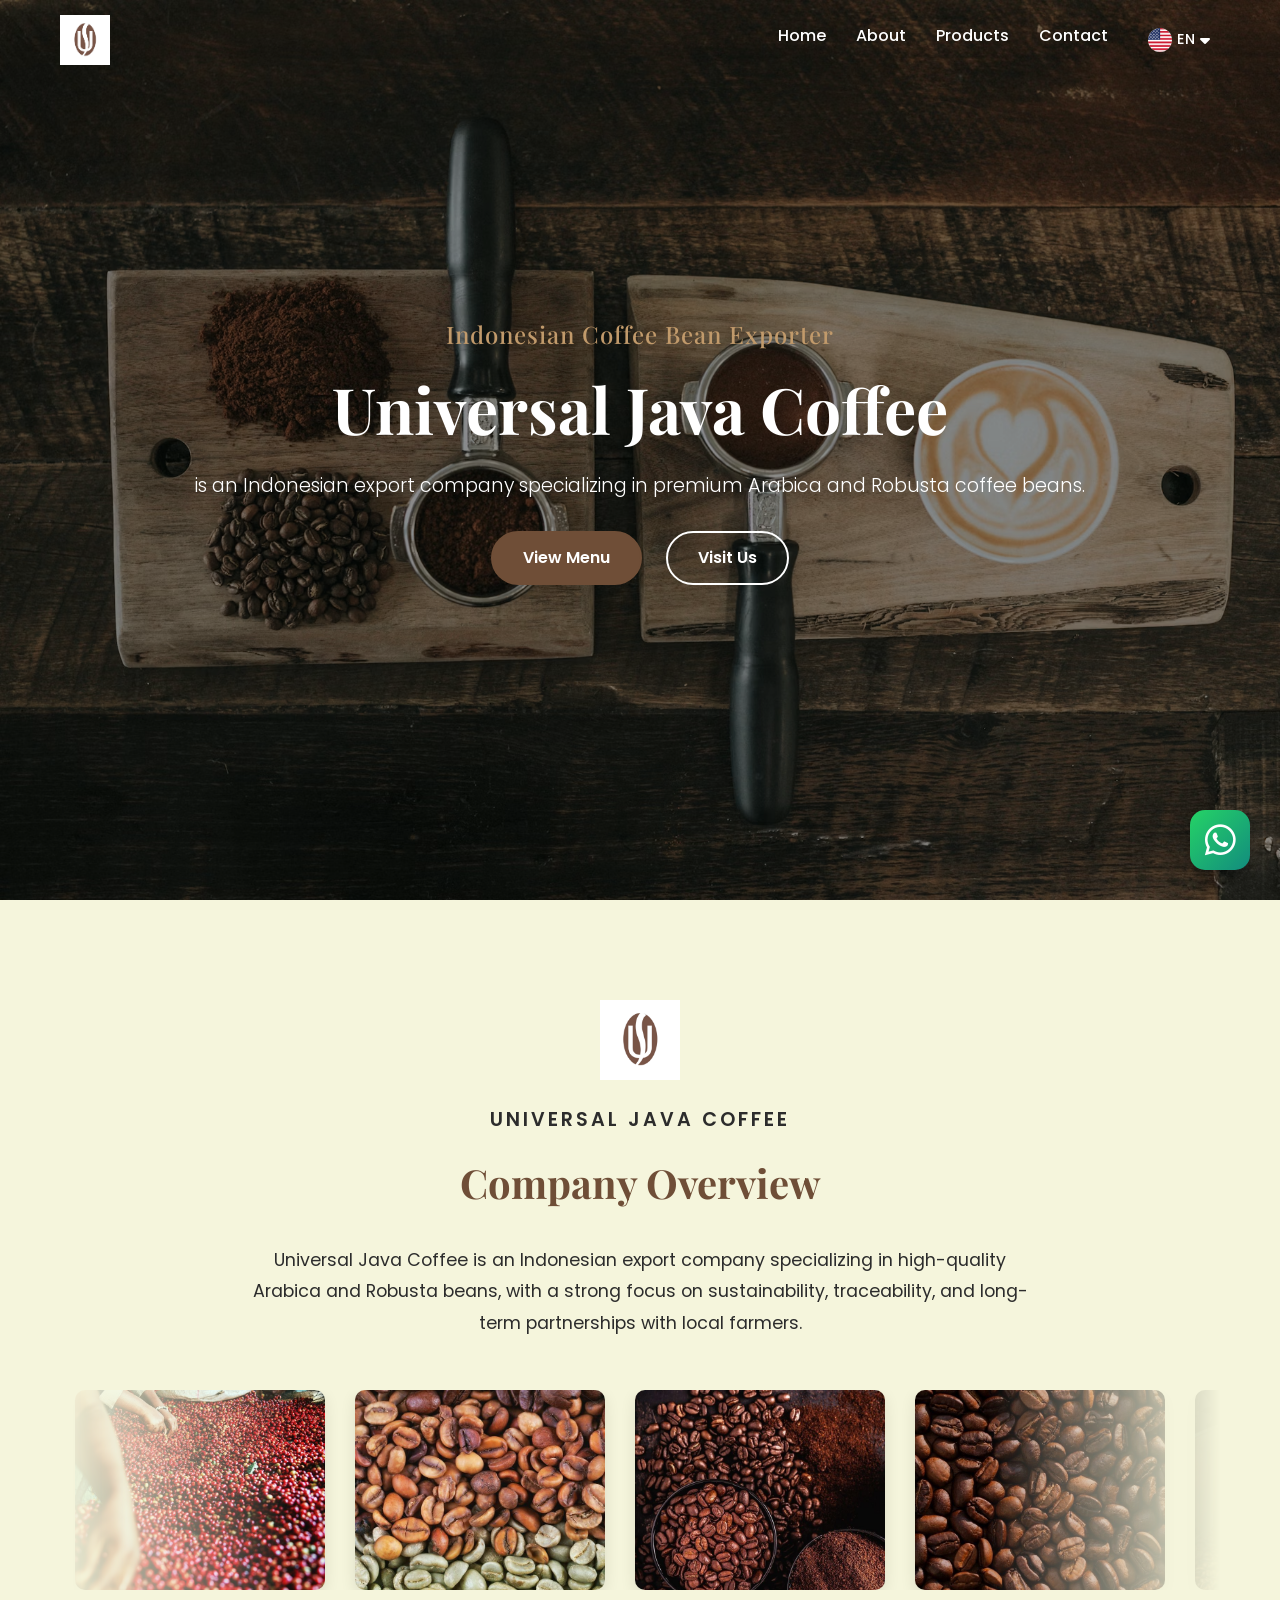
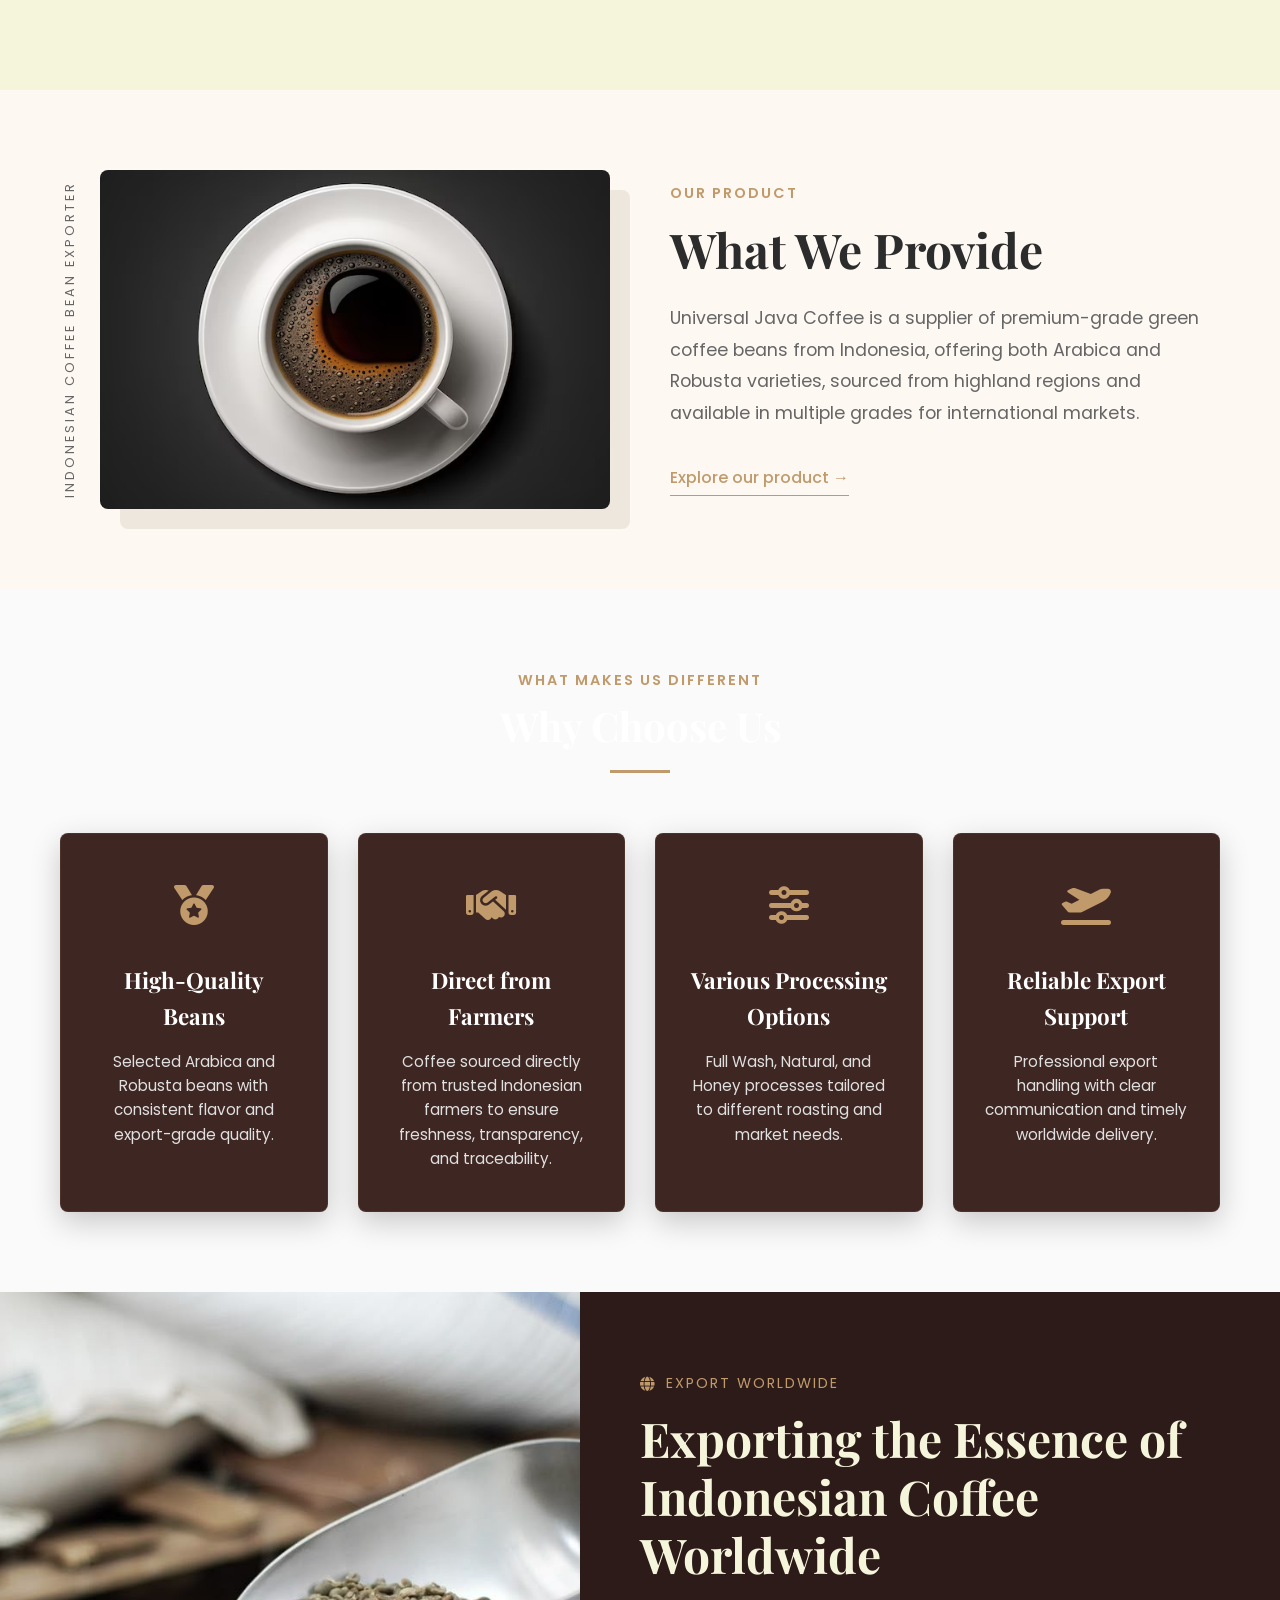
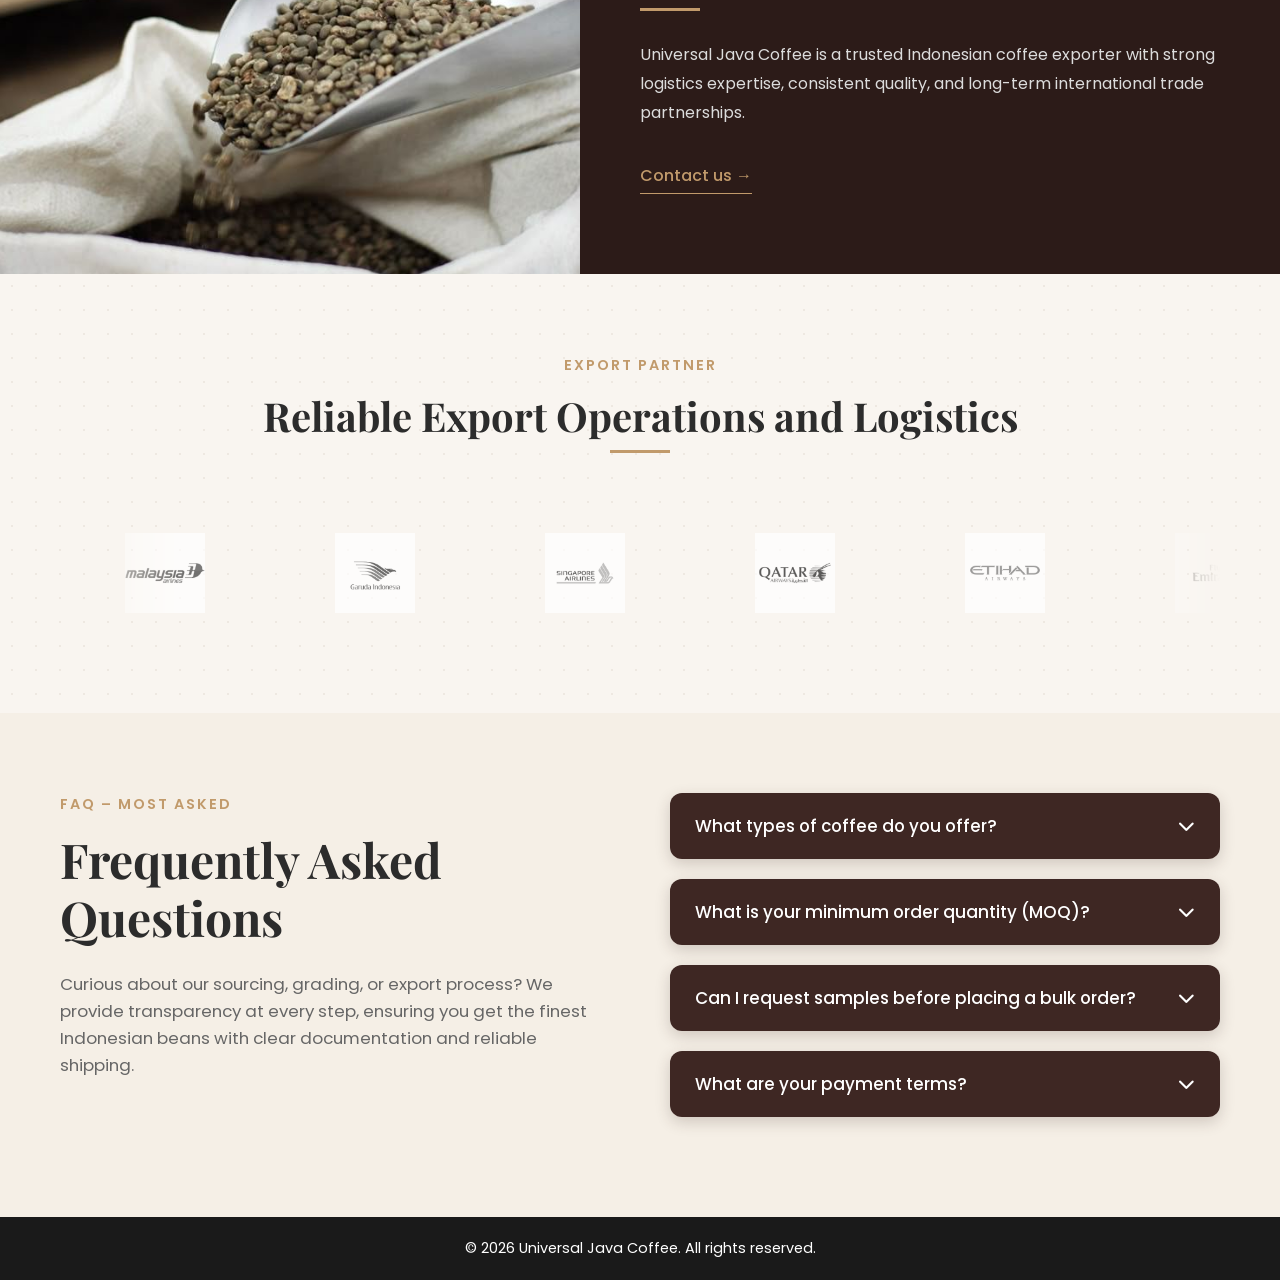
<file: index.html>
<!DOCTYPE html>
<html lang="en">
<head>
    <meta charset="UTF-8">
    <meta name="viewport" content="width=device-width, initial-scale=1.0">
    <title>Universal Java Coffee | Premium Indonesian Coffee Exporter</title>
    <meta name="description" content="Universal Java Coffee is a trusted Indonesian exporter of premium Arabica and Robusta coffee beans. Sustainable sourcing directly from farmers to the world.">
    <meta name="keywords" content="Indonesian coffee, coffee exporter, green coffee beans, Arabica, Robusta, Gayo coffee, Toraja coffee, wholesale coffee">
    <meta name="author" content="Universal Java Coffee">
    <meta name="robots" content="index, follow">
    
    <!-- Open Graph / Facebook -->
    <meta property="og:type" content="website">
    <meta property="og:url" content="https://www.universaljavacoffee.com/">
    <meta property="og:title" content="Universal Java Coffee | Premium Indonesian Coffee Exporter">
    <meta property="og:description" content="Specializing in premium Arabica and Robusta coffee beans. Sourced from the Indonesian archipelago.">
    <meta property="og:image" content="img/overview 7.jpeg">

    <!-- Twitter -->
    <meta property="twitter:card" content="summary_large_image">
    <meta property="twitter:url" content="https://www.universaljavacoffee.com/">
    <meta property="twitter:title" content="Universal Java Coffee | Premium Indonesian Coffee Exporter">
    <meta property="twitter:description" content="Specializing in premium Arabica and Robusta coffee beans. Sourced from the Indonesian archipelago.">
    <meta property="twitter:image" content="img/overview 7.jpeg">

    <link rel="canonical" href="https://www.universaljavacoffee.com/">
    <link rel="icon" href="img/logo.png">
    
    <!-- Google Fonts -->
    <link rel="preconnect" href="https://fonts.googleapis.com">
    <link rel="preconnect" href="https://fonts.gstatic.com" crossorigin>
    <link href="https://fonts.googleapis.com/css2?family=Playfair+Display:wght@400;700&family=Poppins:wght@300;400;500;600&display=swap" rel="stylesheet">
    
    <!-- Font Awesome -->
    <link rel="stylesheet" href="https://cdnjs.cloudflare.com/ajax/libs/font-awesome/6.4.0/css/all.min.css">
    
    <!-- Custom CSS -->
    <link rel="stylesheet" href="style.css">

    <!-- Structured Data (JSON-LD) -->
    <script type="application/ld+json">
    {
      "@context": "https://schema.org",
      "@type": "Organization",
      "name": "Universal Java Coffee",
      "url": "https://www.universaljavacoffee.com",
      "logo": "https://www.universaljavacoffee.com/img/logo.png",
      "description": "Indonesian export company specializing in premium Arabica and Robusta coffee beans.",
      "contactPoint": {
        "@type": "ContactPoint",
        "telephone": "+62-895-6134-54351",
        "contactType": "sales"
      }
    }
    </script>
</head>
<body>

    <!-- Navigation -->
    <nav class="navbar">
        <div class="container nav-container">
            <a href="index.html" class="logo"><img src="img/logo.png" alt="Universal Java Coffee"></a>
            <div class="menu-toggle" id="mobile-menu">
                <span class="bar"></span>
                <span class="bar"></span>
                <span class="bar"></span>
            </div>
            <ul class="nav-menu">
                <li><a href="index.html" class="nav-link" data-i18n="nav_home">Home</a></li>
                <li><a href="about.html" class="nav-link" data-i18n="nav_about">About</a></li>
                <li><a href="products.html" class="nav-link" data-i18n="nav_products">Products</a></li>
                <li><a href="contact.html" class="nav-link" data-i18n="nav_contact">Contact</a></li>
                <li class="lang-dropdown-container">
                    <div class="current-lang-display">
                        <img src="img/usa.png" id="current-lang-flag" alt="Language">
                        <span id="current-lang-text">EN</span>
                        <i class="fa-solid fa-caret-down"></i>
                    </div>
                    <div class="lang-dropdown">
                        <div class="lang-option" onclick="changeLanguage('en')"><img src="img/usa.png"> EN</div>
                        <div class="lang-option" onclick="changeLanguage('id')"><img src="img/indonesia.png"> ID</div>
                        <div class="lang-option" onclick="changeLanguage('zh')"><img src="img/china.png"> CN</div>
                        <div class="lang-option" onclick="changeLanguage('ar')"><img src="img/arab.png"> AR</div>
                    </div>
                </li>
            </ul>
        </div>
    </nav>

    <!-- Hero Section -->
    <section id="home" class="hero">
        <div class="hero-slider">
            <!-- Slides will be handled by JS, but here are the images -->
            <div class="slide active" style="background-image: url('img/background1.avif');"></div>
            <div class="slide" style="background-image: url('img/background2.avif');"></div>
            <div class="slide" style="background-image: url('img/background3.avif');"></div>
        </div>
        <div class="hero-overlay"></div>
        <div class="hero-content container">
            <h3 class="animate-text" data-i18n="hero_pretitle">Indonesian Coffee Bean Exporter</h3>
            <h1 class="animate-text delay-1" data-i18n="hero_title">Universal Java Coffee</h1>
            <p class="animate-text delay-2" data-i18n="hero_subtitle">We are an Indonesian export company specializing in premium Arabica and Robusta coffee beans.</p>
            <div class="cta-group animate-text delay-4">
                <a href="products.html" class="btn btn-primary" data-i18n="btn_menu">View Menu</a>
                <a href="contact.html" class="btn btn-outline" data-i18n="btn_visit">Visit Us</a>
            </div>
        </div>
    </section>

    <!-- Company Overview Section -->
    <section id="company-overview">
        <div class="container">
            <div class="overview-content">
                <img src="img/logo.png" alt="Universal Java Coffee" class="overview-logo">
                <h2 class="overview-brand">Universal Java Coffee</h2>
                <h3 class="overview-title" data-i18n="hero_overview_title">Company Overview</h3>
                <p class="company-description" data-i18n="hero_desc">
                    Universal Java Coffee is an Indonesian export company specializing in high-quality Arabica and Robusta beans, with a strong focus on sustainability, traceability, and long-term partnerships with local farmers.
                </p>
            </div>
            
            <div class="photo-slider">
                <div class="slider-track">
                    <div class="slide-img"><img src="img/overview 1.jpeg"></div>
                    <div class="slide-img"><img src="img/overview 2.jpeg"></div>
                    <div class="slide-img"><img src="img/overview 3.jpeg"></div>
                    <div class="slide-img"><img src="img/overview 4.jpeg"></div>
                    <div class="slide-img"><img src="img/overview 5.jpeg"></div>
                    <div class="slide-img"><img src="img/overview 6.jpeg"></div>
                    <div class="slide-img"><img src="img/overview 7.jpeg"></div>
                    <!-- Duplicates for infinite scroll -->
                    <div class="slide-img"><img src="img/overview 1.jpeg"></div>
                    <div class="slide-img"><img src="img/overview 2.jpeg"></div>
                    <div class="slide-img"><img src="img/overview 3.jpeg"></div>
                    <div class="slide-img"><img src="img/overview 4.jpeg"></div>
                    <div class="slide-img"><img src="img/overview 5.jpeg"></div>
                    <div class="slide-img"><img src="img/overview 6.jpeg"></div>
                    <div class="slide-img"><img src="img/overview 7.jpeg"></div>
                </div>
            </div>
        </div>
    </section>

    <!-- Our Product Section -->
    <section id="our-product" class="section-padding">
        <div class="container product-overview-container">
            <div class="product-visual scroll-reveal">
                <div class="vertical-text" data-i18n="provide_vertical">INDONESIAN COFFEE BEAN EXPORTER</div>
                <div class="image-wrapper">
                    <img src="img/blend coffee.avif" alt="Premium Coffee Beans and Cup">
                </div>
            </div>
            <div class="product-content scroll-reveal">
                <h4 class="section-subtitle" data-i18n="prod_subtitle">OUR PRODUCT</h4>
                <h2 class="section-title" data-i18n="provide_title">What We Provide</h2>
                <p class="product-desc" data-i18n="provide_desc">Universal Java Coffee is a supplier of premium-grade green coffee beans from Indonesia, offering both Arabica and Robusta varieties, sourced from highland regions and available in multiple grades for international markets.</p>
                <a href="products.html" class="btn-explore" data-i18n="btn_explore">Explore our product &rarr;</a>
            </div>
        </div>
    </section>

    <!-- Why Choose Us Section -->
    <section id="why-choose-us" class="section-padding">
        <div class="container">
            <div class="section-header center-header scroll-reveal">
                <h4 class="section-subtitle" data-i18n="diff_subtitle">WHAT MAKES US DIFFERENT</h4>
                <h2 class="section-title" data-i18n="diff_title">Why Choose Us</h2>
                <div class="line"></div>
            </div>
            <div class="features-grid">
                <div class="feature-card scroll-reveal">
                    <div class="feature-icon"><i class="fa-solid fa-medal"></i></div>
                    <h3 data-i18n="diff_1_title">High-Quality Beans</h3>
                    <p data-i18n="diff_1_desc">Selected Arabica and Robusta beans with consistent flavor and export-grade quality.</p>
                </div>
                <div class="feature-card scroll-reveal">
                    <div class="feature-icon"><i class="fa-solid fa-handshake"></i></div>
                    <h3 data-i18n="diff_2_title">Direct from Farmers</h3>
                    <p data-i18n="diff_2_desc">Coffee sourced directly from trusted Indonesian farmers to ensure freshness, transparency, and traceability.</p>
                </div>
                <div class="feature-card scroll-reveal">
                    <div class="feature-icon"><i class="fa-solid fa-sliders"></i></div>
                    <h3 data-i18n="diff_3_title">Various Processing Options</h3>
                    <p data-i18n="diff_3_desc">Full Wash, Natural, and Honey processes tailored to different roasting and market needs.</p>
                </div>
                <div class="feature-card scroll-reveal">
                    <div class="feature-icon"><i class="fa-solid fa-plane-departure"></i></div>
                    <h3 data-i18n="diff_4_title">Reliable Export Support</h3>
                    <p data-i18n="diff_4_desc">Professional export handling with clear communication and timely worldwide delivery.</p>
                </div>
            </div>
        </div>
    </section>

    <!-- Export Worldwide Section -->
    <section id="export-worldwide">
        <div class="export-visual">
            <div class="export-slider">
                <div class="export-slide active" style="background-image: url('img/overview 7.jpeg');"></div>
                <div class="export-slide" style="background-image: url('img/overview 3.jpeg');"></div>
                <div class="export-slide" style="background-image: url('img/overview 5.jpeg');"></div>
            </div>
        </div>
        <div class="export-content">
            <div class="content-wrapper scroll-reveal">
                <div class="label-group">
                    <i class="fa-solid fa-globe"></i>
                    <span class="section-label" data-i18n="export_label">EXPORT WORLDWIDE</span>
                </div>
                <h2 class="section-title" data-i18n="export_title">Exporting the Essence of Indonesian Coffee Worldwide</h2>
                <div class="line align-left"></div>
                <p class="section-desc" data-i18n="export_desc">Universal Java Coffee is a trusted Indonesian coffee exporter with strong logistics expertise, consistent quality, and long-term international trade partnerships.</p>
                <a href="contact.html" class="btn-explore light-btn" data-i18n="btn_contact">Contact us &rarr;</a>
            </div>
        </div>
    </section>

    <!-- Export Partners Section -->
    <section id="export-partners" class="section-padding">
        <div class="container">
            <div class="section-header center-header scroll-reveal">
                <h4 class="section-subtitle" data-i18n="partner_subtitle">EXPORT PARTNER</h4>
                <h2 class="section-title" data-i18n="partner_title">Reliable Export Operations and Logistics</h2>
                <div class="line"></div>
            </div>
            
            <div class="partner-slider-container scroll-reveal">
                <div class="partner-track">
                    <!-- Original Set -->
                    <div class="partner-logo"><img src="img/export1.png" alt="Malaysia Airlines"></div>
                    <div class="partner-logo"><img src="img/export2.png" alt="Garuda Indonesia"></div>
                    <div class="partner-logo"><img src="img/export3.png" alt="Singapore Airlines"></div>
                    <div class="partner-logo"><img src="img/export4.png" alt="Qatar Airways"></div>
                    <div class="partner-logo"><img src="img/export5.png" alt="Etihad Airways"></div>
                    <div class="partner-logo"><img src="img/export6.png" alt="Emirates"></div>
                    <div class="partner-logo"><img src="img/export7.png" alt="Turkish Airlines"></div>
                    <div class="partner-logo"><img src="img/export8.png" alt="COSCO Shipping"></div>
                    <div class="partner-logo"><img src="img/export9.png" alt="Evergreen"></div>
                    <div class="partner-logo"><img src="img/export10.png" alt="TEMAS Line"></div>
                    <div class="partner-logo"><img src="img/export11.png" alt="Maersk"></div>
                    <div class="partner-logo"><img src="img/export12.png" alt="MSC"></div>
                    <div class="partner-logo"><img src="img/export13.png" alt="Hapag-Lloyd"></div>
                    <div class="partner-logo"><img src="img/export14.png" alt="DHL"></div>
                    <div class="partner-logo"><img src="img/export15.png" alt="Komite Akreditasi Nasional"></div>
                    <div class="partner-logo"><img src="img/export16.png" alt="Sucofindo"></div>
                    <div class="partner-logo"><img src="img/export17.png" alt="Beckjorindo Paryaweksana"></div>
                    
                    <!-- Duplicate Set for Infinite Loop -->
                    <div class="partner-logo"><img src="img/export1.png" alt="Malaysia Airlines"></div>
                    <div class="partner-logo"><img src="img/export2.png" alt="Garuda Indonesia"></div>
                    <div class="partner-logo"><img src="img/export3.png" alt="Singapore Airlines"></div>
                    <div class="partner-logo"><img src="img/export4.png" alt="Qatar Airways"></div>
                    <div class="partner-logo"><img src="img/export5.png" alt="Etihad Airways"></div>
                    <div class="partner-logo"><img src="img/export6.png" alt="Emirates"></div>
                    <div class="partner-logo"><img src="img/export7.png" alt="Turkish Airlines"></div>
                    <div class="partner-logo"><img src="img/export8.png" alt="COSCO Shipping"></div>
                    <div class="partner-logo"><img src="img/export9.png" alt="Evergreen"></div>
                    <div class="partner-logo"><img src="img/export10.png" alt="TEMAS Line"></div>
                    <div class="partner-logo"><img src="img/export11.png" alt="Maersk"></div>
                    <div class="partner-logo"><img src="img/export12.png" alt="MSC"></div>
                    <div class="partner-logo"><img src="img/export13.png" alt="Hapag-Lloyd"></div>
                    <div class="partner-logo"><img src="img/export14.png" alt="DHL"></div>
                    <div class="partner-logo"><img src="img/export15.png" alt="Komite Akreditasi Nasional"></div>
                    <div class="partner-logo"><img src="img/export16.png" alt="Sucofindo"></div>
                    <div class="partner-logo"><img src="img/export17.png" alt="Beckjorindo Paryaweksana"></div>
                </div>
            </div>
        </div>
    </section>

    <!-- FAQ Section -->
    <section id="faq" class="section-padding bg-warm">
        <div class="container faq-container">
            <div class="faq-content scroll-reveal">
                <h4 class="section-subtitle" data-i18n="faq_subtitle">FAQ – MOST ASKED</h4>
                <h2 class="section-title" data-i18n="faq_title">Frequently Asked Questions</h2>
                <p class="faq-desc" data-i18n="faq_desc">
                    Curious about our sourcing, grading, or export process? We provide transparency at every step, ensuring you get the finest Indonesian beans with clear documentation and reliable shipping.
                </p>
            </div>
            
            <div class="faq-accordion scroll-reveal">
                <div class="faq-item">
                    <button class="faq-question">
                        <span data-i18n="faq_q1">What types of coffee do you offer?</span>
                        <i class="fa-solid fa-chevron-down"></i>
                    </button>
                    <div class="faq-answer">
                        <p data-i18n="faq_a1">We specialize in premium Indonesian Arabica (Gayo, Toraja, Kintamani) and Robusta beans. We supply them as Green Beans, Roasted Beans, or Ground Coffee, available in various grades including Specialty, Grade 1, and Commercial.</p>
                    </div>
                </div>
                <div class="faq-item">
                    <button class="faq-question">
                        <span data-i18n="faq_q2">What is your minimum order quantity (MOQ)?</span>
                        <i class="fa-solid fa-chevron-down"></i>
                    </button>
                    <div class="faq-answer">
                        <p data-i18n="faq_a2">For Green Coffee Beans, our standard MOQ is 1,000 kg (1 Metric Ton). For Roasted or Ground Coffee, we are flexible and can discuss smaller quantities for trial orders or specific market testing.</p>
                    </div>
                </div>
                <div class="faq-item">
                    <button class="faq-question">
                        <span data-i18n="faq_q3">Can I request samples before placing a bulk order?</span>
                        <i class="fa-solid fa-chevron-down"></i>
                    </button>
                    <div class="faq-answer">
                        <p data-i18n="faq_a3">Yes, absolutely. We strongly encourage cupping our beans. We provide samples (typically 200g-500g) for quality verification. While the samples are often free, shipping costs are usually covered by the client.</p>
                    </div>
                </div>
                <div class="faq-item">
                    <button class="faq-question">
                        <span data-i18n="faq_q4">What are your payment terms?</span>
                        <i class="fa-solid fa-chevron-down"></i>
                    </button>
                    <div class="faq-answer">
                        <p data-i18n="faq_a4">Our standard terms are T/T (Telegraphic Transfer) with a 50% down payment to start processing and the balance upon Bill of Lading issuance. For large volume contracts, we also accept Irrevocable L/C (Letter of Credit) at sight.</p>
                    </div>
                </div>
            </div>
        </div>
    </section>

    <!-- Footer -->
    <footer>
        <div class="container">
            <p data-i18n="footer_text">&copy; 2026 Universal Java Coffee. All rights reserved.</p>
        </div>
    </footer>

    <!-- Floating WhatsApp Button -->
    <a href="https://wa.me/+6281295298482" class="whatsapp-float" target="_blank">
        <i class="fa-brands fa-whatsapp"></i>
    </a>

    <script src="script.js"></script>

</body>
</html>
</file>
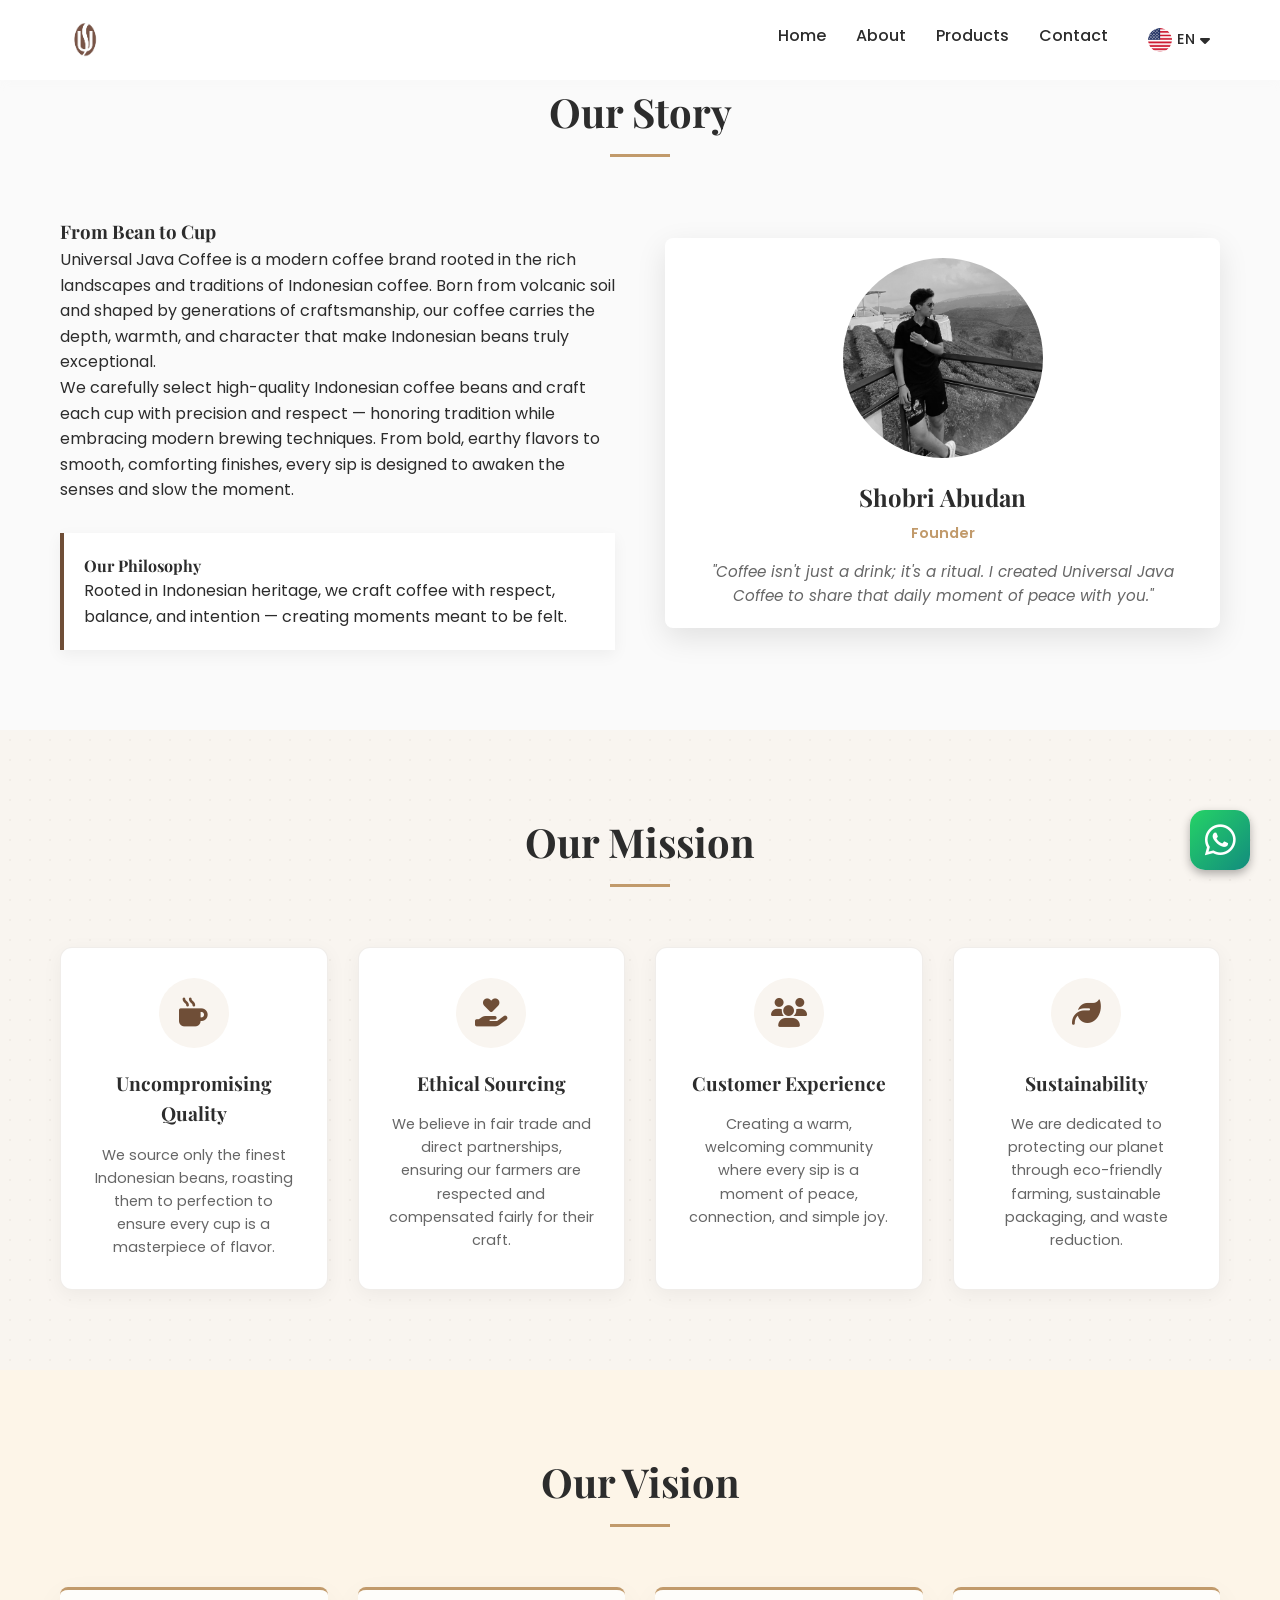
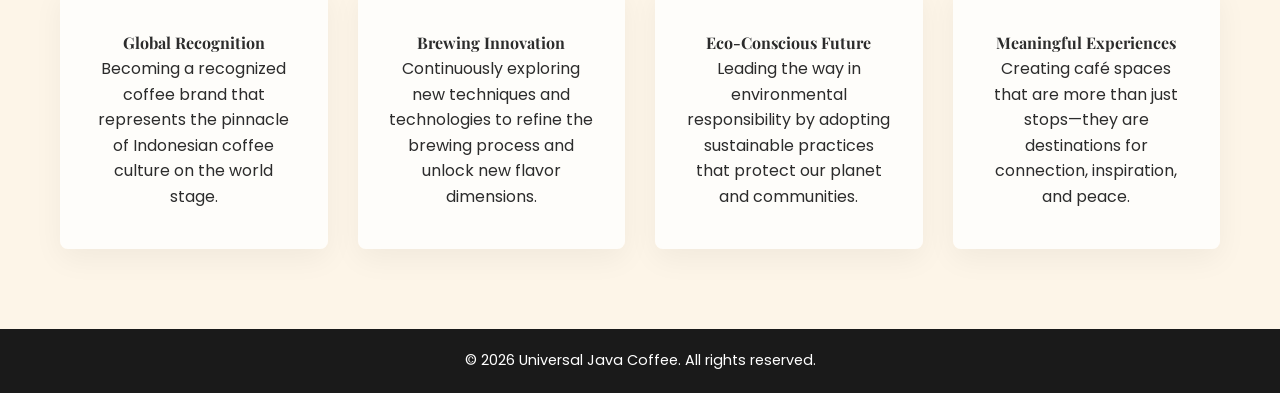
<file: about.html>
<!DOCTYPE html>
<html lang="en">
<head>
    <meta charset="UTF-8">
    <meta name="viewport" content="width=device-width, initial-scale=1.0">
    <title>About Us | Universal Java Coffee</title>
    <meta name="description" content="Learn about Universal Java Coffee's story, from volcanic soil to your cup. We are dedicated to ethical sourcing and preserving Indonesian coffee heritage.">
    <meta name="keywords" content="coffee history, ethical sourcing, fair trade coffee, Indonesian coffee culture">
    
    <!-- Open Graph -->
    <meta property="og:title" content="About Us | Universal Java Coffee">
    <meta property="og:description" content="Rooted in Indonesian heritage, we craft coffee with respect, balance, and intention.">
    <meta property="og:image" content="img/founder.jpg">
    
    <link rel="canonical" href="https://www.universaljavacoffee.com/about.html">
    <link rel="icon" href="img/logo.png">
    
    <!-- Google Fonts -->
    <link rel="preconnect" href="https://fonts.googleapis.com">
    <link rel="preconnect" href="https://fonts.gstatic.com" crossorigin>
    <link href="https://fonts.googleapis.com/css2?family=Playfair+Display:wght@400;700&family=Poppins:wght@300;400;500;600&display=swap" rel="stylesheet">
    
    <!-- Font Awesome -->
    <link rel="stylesheet" href="https://cdnjs.cloudflare.com/ajax/libs/font-awesome/6.4.0/css/all.min.css">
    
    <!-- Custom CSS -->
    <link rel="stylesheet" href="style.css">

    <script type="application/ld+json">
    {
      "@context": "https://schema.org",
      "@type": "AboutPage",
      "mainEntityOfPage": "https://www.universaljavacoffee.com/about.html",
      "headline": "Our Story: From Bean to Cup"
    }
    </script>
</head>
<body>

    <!-- Navigation -->
    <nav class="navbar">
        <div class="container nav-container">
            <a href="index.html" class="logo"><img src="img/logo.png" alt="Universal Java Coffee"></a>
            <div class="menu-toggle" id="mobile-menu">
                <span class="bar"></span>
                <span class="bar"></span>
                <span class="bar"></span>
            </div>
            <ul class="nav-menu">
                <li><a href="index.html" class="nav-link" data-i18n="nav_home">Home</a></li>
                <li><a href="about.html" class="nav-link" data-i18n="nav_about">About</a></li>
                <li><a href="products.html" class="nav-link" data-i18n="nav_products">Products</a></li>
                <li><a href="contact.html" class="nav-link" data-i18n="nav_contact">Contact</a></li>
                <li class="lang-dropdown-container">
                    <div class="current-lang-display">
                        <img src="img/usa.png" id="current-lang-flag" alt="Language">
                        <span id="current-lang-text">EN</span>
                        <i class="fa-solid fa-caret-down"></i>
                    </div>
                    <div class="lang-dropdown">
                        <div class="lang-option" onclick="changeLanguage('en')"><img src="img/usa.png"> EN</div>
                        <div class="lang-option" onclick="changeLanguage('id')"><img src="img/indonesia.png"> ID</div>
                        <div class="lang-option" onclick="changeLanguage('zh')"><img src="img/china.png"> CN</div>
                        <div class="lang-option" onclick="changeLanguage('ar')"><img src="img/arab.png"> AR</div>
                    </div>
                </li>
            </ul>
        </div>
    </nav>

    <!-- About Section -->
    <section id="about" class="section-padding">
        <div class="container">
            <div class="section-header scroll-reveal">
                <h2 data-i18n="about_story_title">Our Story</h2>
                <div class="line"></div>
            </div>
            
            <div class="about-grid">
                <div class="about-text scroll-reveal">
                    <h3 data-i18n="about_story_sub">From Bean to Cup</h3>
                    <p data-i18n="about_story_p1">Universal Java Coffee is a modern coffee brand rooted in the rich landscapes and traditions of Indonesian coffee. Born from volcanic soil and shaped by generations of craftsmanship, our coffee carries the depth, warmth, and character that make Indonesian beans truly exceptional.</p>
                    <p data-i18n="about_story_p2">We carefully select high-quality Indonesian coffee beans and craft each cup with precision and respect — honoring tradition while embracing modern brewing techniques. From bold, earthy flavors to smooth, comforting finishes, every sip is designed to awaken the senses and slow the moment.</p>                    
                    
                    <div class="philosophy">
                        <h4 data-i18n="about_phil_title">Our Philosophy</h4>
                        <p data-i18n="about_phil_desc">Rooted in Indonesian heritage, we craft coffee with respect, balance, and intention — creating moments meant to be felt.</p>
                    </div>
                </div>

                <!-- Founder Card -->
                <div class="founder-card scroll-reveal">
                    <div class="founder-img-wrapper">
                        <img src="img/owner.jpeg" alt="Founder" class="founder-img">
                    </div>
                    <div class="founder-info">
                        <h4>Shobri Abudan</h4>
                        <p class="role" data-i18n="founder_role">Founder</p>
                        <p class="bio" data-i18n="founder_quote">"Coffee isn't just a drink; it's a ritual. I created Universal Java Coffee to share that daily moment of peace with you."</p>
                    </div>
                </div>
            </div>
        </div>
    </section>

    <!-- Mission Section -->
    <section id="mission" class="section-padding mission-section">
        <div class="container">
            <div class="section-header scroll-reveal">
                <h2 data-i18n="mission_title">Our Mission</h2>
                <div class="line"></div>
            </div>
            
            <div class="mission-grid">
                <div class="mission-card scroll-reveal">
                    <div class="mission-icon"><i class="fa-solid fa-mug-hot"></i></div>
                    <h4 data-i18n="mis_1_title">Uncompromising Quality</h4>
                    <p data-i18n="mis_1_desc">We source only the finest Indonesian beans, roasting them to perfection to ensure every cup is a masterpiece of flavor.</p>
                </div>
                <div class="mission-card scroll-reveal">
                    <div class="mission-icon"><i class="fa-solid fa-hand-holding-heart"></i></div>
                    <h4 data-i18n="mis_2_title">Ethical Sourcing</h4>
                    <p data-i18n="mis_2_desc">We believe in fair trade and direct partnerships, ensuring our farmers are respected and compensated fairly for their craft.</p>
                </div>
                <div class="mission-card scroll-reveal">
                    <div class="mission-icon"><i class="fa-solid fa-users"></i></div>
                    <h4 data-i18n="mis_3_title">Customer Experience</h4>
                    <p data-i18n="mis_3_desc">Creating a warm, welcoming community where every sip is a moment of peace, connection, and simple joy.</p>
                </div>
                <div class="mission-card scroll-reveal">
                    <div class="mission-icon"><i class="fa-solid fa-leaf"></i></div>
                    <h4 data-i18n="mis_4_title">Sustainability</h4>
                    <p data-i18n="mis_4_desc">We are dedicated to protecting our planet through eco-friendly farming, sustainable packaging, and waste reduction.</p>
                </div>
            </div>
        </div>
    </section>

    <!-- Vision Section -->
    <section id="vision" class="section-padding vision-section">
        <div class="container">
            <div class="section-header scroll-reveal">
                <h2 data-i18n="vision_title">Our Vision</h2>
                <div class="line"></div>
            </div>
            
            <div class="vision-grid">
                <div class="vision-card scroll-reveal">
                    <h4 data-i18n="vis_1_title">Global Recognition</h4>
                    <p data-i18n="vis_1_desc">Becoming a recognized coffee brand that represents the pinnacle of Indonesian coffee culture on the world stage.</p>
                </div>
                <div class="vision-card scroll-reveal">
                    <h4 data-i18n="vis_2_title">Brewing Innovation</h4>
                    <p data-i18n="vis_2_desc">Continuously exploring new techniques and technologies to refine the brewing process and unlock new flavor dimensions.</p>
                </div>
                <div class="vision-card scroll-reveal">
                    <h4 data-i18n="vis_3_title">Eco-Conscious Future</h4>
                    <p data-i18n="vis_3_desc">Leading the way in environmental responsibility by adopting sustainable practices that protect our planet and communities.</p>
                </div>
                <div class="vision-card scroll-reveal">
                    <h4 data-i18n="vis_4_title">Meaningful Experiences</h4>
                    <p data-i18n="vis_4_desc">Creating café spaces that are more than just stops—they are destinations for connection, inspiration, and peace.</p>
                </div>
            </div>
        </div>
    </section>

    <!-- Footer -->
    <footer>
        <div class="container">
            <p data-i18n="footer_text">&copy; 2026 Universal Java Coffee. All rights reserved.</p>
        </div>
    </footer>

    <!-- Floating WhatsApp Button -->
    <a href="https://wa.me/+6281295298482" class="whatsapp-float" target="_blank">
        <i class="fa-brands fa-whatsapp"></i>
    </a>

    <script src="script.js"></script>

</body>
</html>
</file>
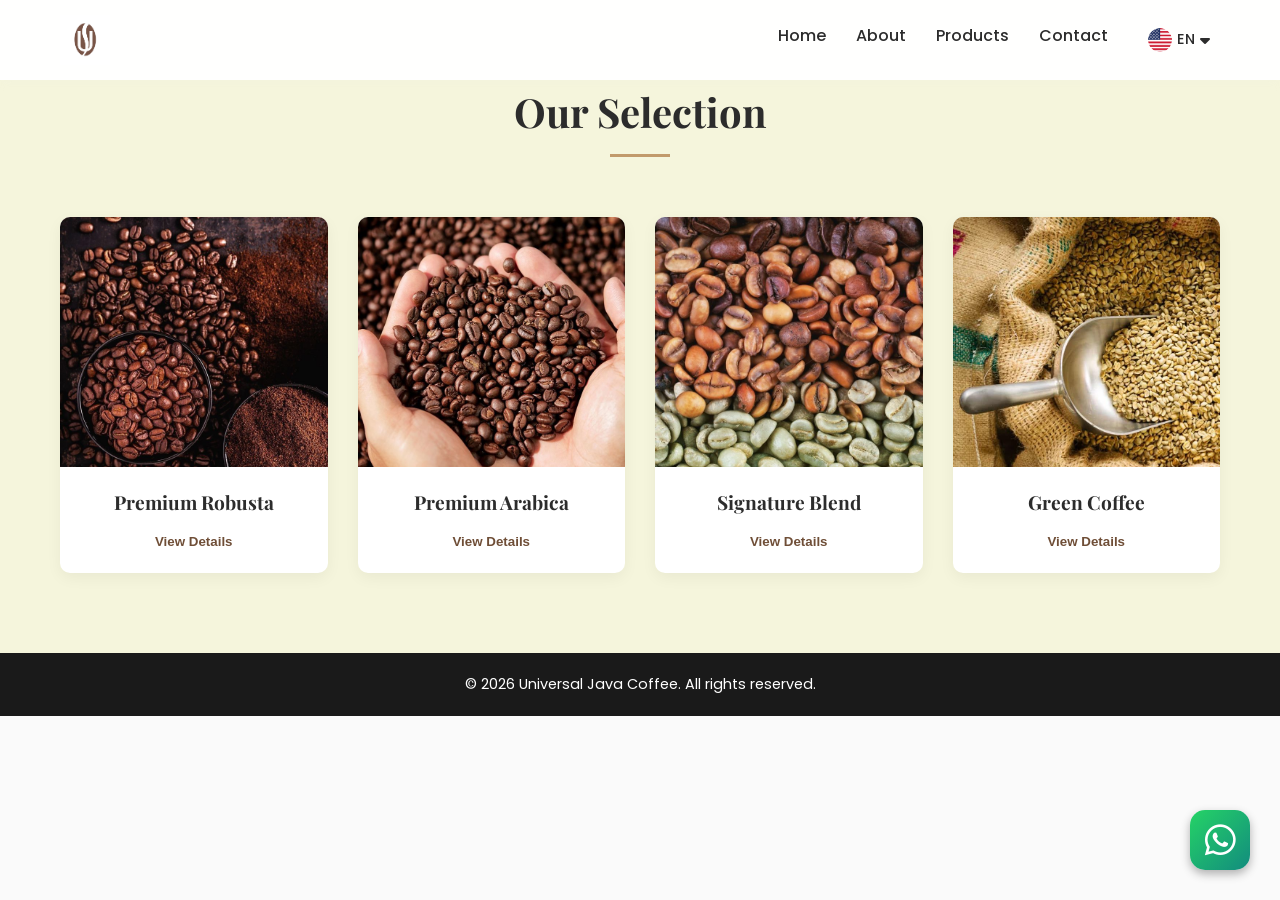
<file: products.html>
<!DOCTYPE html>
<html lang="en">
<head>
    <meta charset="UTF-8">
    <meta name="viewport" content="width=device-width, initial-scale=1.0">
    <title>Our Products | Universal Java Coffee</title>
    <meta name="description" content="Explore our selection of premium Indonesian coffee including Gayo Arabica, Toraja, Robusta, and Green Coffee Beans available for export.">
    <meta name="keywords" content="buy green coffee, roasted coffee beans, Gayo Arabica, Toraja coffee, Robusta beans">
    
    <!-- Open Graph -->
    <meta property="og:title" content="Our Products | Universal Java Coffee">
    <meta property="og:description" content="Premium Arabica and Robusta beans sourced from the best regions in Indonesia.">
    <meta property="og:image" content="img/blend coffee.avif">
    
    <link rel="canonical" href="https://www.universaljavacoffee.com/products.html">
    <link rel="icon" href="img/logo.png">
    
    <!-- Google Fonts -->
    <link rel="preconnect" href="https://fonts.googleapis.com">
    <link rel="preconnect" href="https://fonts.gstatic.com" crossorigin>
    <link href="https://fonts.googleapis.com/css2?family=Playfair+Display:wght@400;700&family=Poppins:wght@300;400;500;600&display=swap" rel="stylesheet">
    
    <!-- Font Awesome -->
    <link rel="stylesheet" href="https://cdnjs.cloudflare.com/ajax/libs/font-awesome/6.4.0/css/all.min.css">
    
    <!-- Custom CSS -->
    <link rel="stylesheet" href="style.css">

    <script type="application/ld+json">
    {
      "@context": "https://schema.org",
      "@type": "CollectionPage",
      "name": "Our Coffee Selection",
      "description": "Premium Indonesian Arabica and Robusta Coffee Beans"
    }
    </script>
</head>
<body>

    <!-- Navigation -->
    <nav class="navbar">
        <div class="container nav-container">
            <a href="index.html" class="logo"><img src="img/logo.png" alt="Universal Java Coffee"></a>
            <div class="menu-toggle" id="mobile-menu">
                <span class="bar"></span>
                <span class="bar"></span>
                <span class="bar"></span>
            </div>
            <ul class="nav-menu">
                <li><a href="index.html" class="nav-link" data-i18n="nav_home">Home</a></li>
                <li><a href="about.html" class="nav-link" data-i18n="nav_about">About</a></li>
                <li><a href="products.html" class="nav-link" data-i18n="nav_products">Products</a></li>
                <li><a href="contact.html" class="nav-link" data-i18n="nav_contact">Contact</a></li>
                <li class="lang-dropdown-container">
                    <div class="current-lang-display">
                        <img src="img/usa.png" id="current-lang-flag" alt="Language">
                        <span id="current-lang-text">EN</span>
                        <i class="fa-solid fa-caret-down"></i>
                    </div>
                    <div class="lang-dropdown">
                        <div class="lang-option" onclick="changeLanguage('en')"><img src="img/usa.png"> EN</div>
                        <div class="lang-option" onclick="changeLanguage('id')"><img src="img/indonesia.png"> ID</div>
                        <div class="lang-option" onclick="changeLanguage('zh')"><img src="img/china.png"> CN</div>
                        <div class="lang-option" onclick="changeLanguage('ar')"><img src="img/arab.png"> AR</div>
                    </div>
                </li>
            </ul>
        </div>
    </nav>

    <!-- Products Section -->
    <section id="products" class="section-padding bg-cream">
        <div class="container">
            <div class="section-header scroll-reveal">
                <h2 data-i18n="prod_selection">Our Selection</h2>
                <div class="line"></div>
            </div>

            <div class="products-grid">
                <!-- Product 1 -->
                <div class="product-card scroll-reveal" data-id="robusta">
                    <div class="card-img">
                        <img src="img/overview 3.jpeg" alt="Robusta">
                    </div>
                    <div class="card-body">
                        <h3 data-i18n="prod_robusta">Premium Robusta</h3>
                        <button class="btn-link view-details" data-i18n="btn_details">View Details</button>
                    </div>
                </div>

                <!-- Product 2 -->
                <div class="product-card scroll-reveal" data-id="arabica">
                    <div class="card-img">
                        <img src="img/overview8.jpeg" alt="Arabica Beans">
                    </div>
                    <div class="card-body">
                        <h3 data-i18n="prod_arabica">Premium Arabica</h3>
                        <button class="btn-link view-details" data-i18n="btn_details">View Details</button>
                    </div>
                </div>

                <!-- Product 3 -->
                <div class="product-card scroll-reveal" data-id="blend">
                    <div class="card-img">
                        <img src="img/overview 2.jpeg" alt="House Blend">
                    </div>
                    <div class="card-body">
                        <h3 data-i18n="prod_blend">Signature Blend</h3>
                        <button class="btn-link view-details" data-i18n="btn_details">View Details</button>
                    </div>
                </div>

                <!-- Product 4 -->
                <div class="product-card scroll-reveal" data-id="green">
                    <div class="card-img">
                        <img src="img/overview 6.jpeg" alt="Green Coffee">
                    </div>
                    <div class="card-body">
                        <h3 data-i18n="prod_green">Green Coffee</h3>
                        <button class="btn-link view-details" data-i18n="btn_details">View Details</button>
                    </div>
                </div>
            </div>
        </div>
    </section>

    <!-- Footer -->
    <footer>
        <div class="container">
            <p data-i18n="footer_text">&copy; 2026 Universal Java Coffee. All rights reserved.</p>
        </div>
    </footer>

    <!-- Floating WhatsApp Button -->
    <a href="https://wa.me/+6281295298482" class="whatsapp-float" target="_blank">
        <i class="fa-brands fa-whatsapp"></i>
    </a>

    <script src="script.js"></script>

</body>
</html>
</file>
<file: style.css>
/* --- Variables & Reset --- */
:root {
    --primary-color: #6F4E37; /* Coffee Brown */
    --secondary-color: #C19A6B; /* Light Brown */
    --cream: #F5F5DC;
    --bg-light: #FAFAFA;
    --text-dark: #2C2C2C;
    --text-light: #666666;
    --white: #FFFFFF;
    --font-heading: 'Playfair Display', serif;
    --font-body: 'Poppins', sans-serif;
    --transition: all 0.3s ease;
}

* {
    margin: 0;
    padding: 0;
    box-sizing: border-box;
}

html {
    scroll-behavior: smooth;
}

body {
    font-family: var(--font-body);
    color: var(--text-dark);
    line-height: 1.6;
    background-color: var(--bg-light);
    overflow-x: hidden;
}

h1, h2, h3, h4 {
    font-family: var(--font-heading);
    color: var(--text-dark);
}

a {
    text-decoration: none;
    color: inherit;
}

ul {
    list-style: none;
}

img {
    max-width: 100%;
    display: block;
}

.container {
    max-width: 1200px;
    margin: 0 auto;
    padding: 0 20px;
}

.section-padding {
    padding: 80px 0;
}

.bg-cream {
    background-color: var(--cream);
}

/* --- Navigation --- */
.navbar {
    position: fixed;
    top: 0;
    width: 100%;
    background: transparent;
    z-index: 1000;
    padding: 15px 0;
    transition: var(--transition);
    color: var(--white);
}

.solid-nav {
    background: rgba(255, 255, 255, 0.95);
    box-shadow: 0 2px 10px rgba(236, 236, 236, 0.1);
    color: var(--text-dark);
}

.nav-container {
    display: flex;
    justify-content: space-between;
    align-items: center;
}

.logo {
    display: flex;
    align-items: center;
}

.logo img {
    height: 50px;
    width: auto;
}

.nav-menu {
    display: flex;
    gap: 30px;
}

.nav-link {
    font-weight: 500;
    font-size: 1rem;
    transition: var(--transition);
}

.nav-link:hover {
    color: var(--primary-color);
}

.menu-toggle {
    display: none;
    cursor: pointer;
}

.bar {
    display: block;
    width: 25px;
    height: 3px;
    margin: 5px auto;
    background-color: currentColor;
    transition: var(--transition);
}

/* --- Language Selector --- */
.lang-dropdown-container {
    position: relative;
    cursor: pointer;
    display: flex;
    align-items: center;
}

.current-lang-display {
    display: flex;
    align-items: center;
    gap: 5px;
    padding: 5px 10px;
    border-radius: 20px;
    transition: var(--transition);
}

.current-lang-display:hover {
    background-color: rgba(255, 255, 255, 0.1);
}

.solid-nav .current-lang-display:hover {
    background-color: rgba(0, 0, 0, 0.05);
}

.current-lang-display img {
    width: 24px;
    height: 24px;
    border-radius: 50%;
    object-fit: cover;
}

#current-lang-text {
    font-weight: 500;
    font-size: 0.9rem;
}

.lang-dropdown {
    position: absolute;
    top: 100%;
    right: 0;
    background-color: var(--white);
    border-radius: 8px;
    box-shadow: 0 5px 15px rgba(0,0,0,0.1);
    padding: 10px 0;
    min-width: 120px;
    opacity: 0;
    visibility: hidden;
    transform: translateY(10px);
    transition: var(--transition);
    z-index: 1100;
}

.lang-dropdown-container:hover .lang-dropdown {
    opacity: 1;
    visibility: visible;
    transform: translateY(0);
}

.lang-option {
    display: flex;
    align-items: center;
    gap: 10px;
    padding: 8px 15px;
    color: var(--text-dark);
    transition: var(--transition);
    font-size: 0.9rem;
}

.lang-option:hover {
    background-color: var(--bg-light);
    color: var(--primary-color);
}

.lang-option img {
    width: 20px;
    height: 20px;
    border-radius: 50%;
    object-fit: cover;
}

/* --- Hero Section --- */
.hero {
    position: relative;
    height: 100vh;
    display: flex;
    align-items: center;
    justify-content: center;
    text-align: center;
    color: var(--white);
    overflow: hidden;
}

.hero-slider {
    position: absolute;
    top: 0;
    left: 0;
    width: 100%;
    height: 100%;
    z-index: -2;
}

.slide {
    position: absolute;
    top: 0;
    left: 0;
    width: 100%;
    height: 100%;
    background-size: cover;
    background-position: center;
    opacity: 0;
    transition: opacity 1s ease-in-out;
}

.slide.active {
    opacity: 1;
}

.hero-overlay {
    position: absolute;
    top: 0;
    left: 0;
    width: 100%;
    height: 100%;
    background: rgba(0, 0, 0, 0.4);
    z-index: -1;
}

.hero-content h3 {
    font-size: 1.5rem;
    font-weight: 500;
    color: var(--secondary-color);
    margin-bottom: 5px;
    letter-spacing: 1px;
}

.hero-content h1 {
    font-size: 4rem;
    color: var(--white);
    margin-bottom: 10px;
}

.hero-content p {
    font-size: 1.2rem;
    margin-bottom: 30px;
    font-weight: 300;
}

/* Buttons */
.btn {
    display: inline-block;
    padding: 12px 30px;
    border-radius: 30px;
    font-weight: 600;
    transition: var(--transition);
    margin: 0 10px;
}

.btn-primary {
    background-color: var(--primary-color);
    color: var(--white);
    border: 2px solid var(--primary-color);
}

.btn-primary:hover {
    background-color: transparent;
    color: var(--white);
}

.btn-outline {
    background-color: transparent;
    color: var(--white);
    border: 2px solid var(--white);
}

.btn-outline:hover {
    background-color: var(--white);
    color: var(--primary-color);
}

/* --- About Section --- */
.section-header {
    text-align: center;
    margin-bottom: 60px;
}

.section-header h2 {
    font-size: 2.5rem;
    margin-bottom: 10px;
}

.line {
    width: 60px;
    height: 3px;
    background-color: var(--secondary-color);
    margin: 0 auto;
}

.about-grid {
    display: grid;
    grid-template-columns: 1fr 1fr;
    gap: 50px;
    align-items: center;
}

.philosophy {
    margin-top: 30px;
    background: var(--white);
    padding: 20px;
    border-left: 4px solid var(--primary-color);
    box-shadow: 0 5px 15px rgba(0,0,0,0.05);
}

.philosophy ul li {
    margin-bottom: 10px;
}

.philosophy i {
    color: var(--primary-color);
    margin-right: 10px;
}

/* Founder Card */
.founder-card {
    background: var(--white);
    padding: 20px;
    text-align: center;
    box-shadow: 0 10px 30px rgba(0,0,0,0.1);
    border-radius: 8px;
    transition: var(--transition);
}

.founder-img-wrapper {
    overflow: hidden;
    border-radius: 50%;
    width: 200px;
    height: 200px;
    margin: 0 auto 20px;
}

.founder-img {
    width: 100%;
    height: 100%;
    object-fit: cover;
    filter: grayscale(100%);
    transition: transform 0.5s ease, filter 0.5s ease;
}

.founder-card:hover .founder-img {
    filter: grayscale(0%);
    transform: scale(1.1);
}

.founder-info h4 {
    font-size: 1.5rem;
    margin-bottom: 5px;
}

.role {
    color: var(--secondary-color);
    font-weight: 600;
    font-size: 0.9rem;
    margin-bottom: 15px;
}

.bio {
    font-size: 0.95rem;
    font-style: italic;
    color: var(--text-light);
}

/* --- Products Section --- */
.products-grid {
    display: grid;
    grid-template-columns: repeat(auto-fit, minmax(250px, 1fr));
    gap: 30px;
}

.product-card {
    background: var(--white);
    border-radius: 10px;
    overflow: hidden;
    box-shadow: 0 5px 15px rgba(0,0,0,0.05);
    transition: var(--transition);
    cursor: pointer;
}

.product-card:hover {
    transform: translateY(-10px);
    box-shadow: 0 15px 30px rgba(0,0,0,0.15);
}

.card-img {
    height: 250px;
    overflow: hidden;
}

.card-img img {
    width: 100%;
    height: 100%;
    object-fit: cover;
    transition: transform 0.5s ease;
}

.product-card:hover .card-img img {
    transform: scale(1.1);
}

.card-body {
    padding: 20px;
    text-align: center;
}

.card-body h3 {
    margin-bottom: 10px;
    font-size: 1.2rem;
}

.btn-link {
    background: none;
    border: none;
    color: var(--primary-color);
    font-weight: 600;
    cursor: pointer;
    border-bottom: 1px solid transparent;
    transition: var(--transition);
}

.btn-link:hover {
    border-bottom: 1px solid var(--primary-color);
}

/* --- Contact Section --- */
.contact-wrapper {
    display: flex;
    flex-wrap: wrap;
    gap: 40px;
}

.contact-info {
    flex: 1;
    min-width: 300px;
}

.info-item {
    display: flex;
    align-items: flex-start;
    margin-bottom: 30px;
}

.info-item i {
    font-size: 1.5rem;
    color: var(--primary-color);
    margin-right: 20px;
    margin-top: 5px;
}

.social-link {
    color: var(--text-light);
    transition: var(--transition);
}

.social-link:hover {
    color: var(--primary-color);
}

.map-container {
    flex: 1;
    min-width: 300px;
    border-radius: 10px;
    overflow: hidden;
    box-shadow: 0 5px 15px rgba(0,0,0,0.1);
}

/* --- Mission Section --- */
.mission-section {
    background-color: #F9F5F0;
    position: relative;
    overflow: hidden;
}

.mission-section::before {
    content: '';
    position: absolute;
    top: 0;
    left: 0;
    width: 100%;
    height: 100%;
    background-image: radial-gradient(#6F4E37 1px, transparent 1px);
    background-size: 20px 20px;
    opacity: 0.05;
    pointer-events: none;
}

.mission-grid {
    display: grid;
    grid-template-columns: repeat(auto-fit, minmax(250px, 1fr));
    gap: 30px;
}

.mission-card {
    background: var(--white);
    padding: 30px;
    border-radius: 12px;
    text-align: center;
    box-shadow: 0 5px 20px rgba(0,0,0,0.05);
    transition: var(--transition);
    border: 1px solid rgba(111, 78, 55, 0.1);
}

.mission-card:hover {
    transform: translateY(-10px);
    box-shadow: 0 15px 30px rgba(0,0,0,0.1);
    border-color: var(--primary-color);
}

.mission-icon {
    width: 70px;
    height: 70px;
    background-color: #F9F5F0;
    border-radius: 50%;
    display: flex;
    align-items: center;
    justify-content: center;
    margin: 0 auto 20px;
    color: var(--primary-color);
    font-size: 1.8rem;
    transition: var(--transition);
}

.mission-card:hover .mission-icon {
    background-color: var(--primary-color);
    color: var(--white);
}

.mission-card h4 {
    font-size: 1.2rem;
    margin-bottom: 15px;
    color: var(--text-dark);
}

.mission-card p {
    font-size: 0.9rem;
    color: var(--text-light);
    line-height: 1.6;
}

/* --- Vision Section --- */
.vision-section {
    background-image: url('img/background2.avif');
    background-attachment: fixed;
    background-size: cover;
    background-position: center;
    position: relative;
}

.vision-section::after {
    content: '';
    position: absolute;
    top: 0;
    left: 0;
    width: 100%;
    height: 100%;
    background-color: rgba(253, 245, 230, 0.92); /* Warm light overlay */
    z-index: 1;
}

.vision-section .container {
    position: relative;
    z-index: 2;
}

.vision-grid {
    display: grid;
    grid-template-columns: repeat(auto-fit, minmax(250px, 1fr));
    gap: 30px;
}

.vision-card {
    background: rgba(255, 255, 255, 0.8);
    padding: 40px 30px;
    border-radius: 8px;
    border-top: 3px solid var(--secondary-color);
    box-shadow: 0 10px 30px rgba(0,0,0,0.05);
    transition: var(--transition);
    position: relative;
    overflow: hidden;
    text-align: center;
}

.vision-card:hover {
    transform: translateY(-10px);
    background: var(--white);
    box-shadow: 0 15px 40px rgba(0,0,0,0.1);
}

.vision-number {
    position: absolute;
    top: -15px;
    right: -10px;
    font-size: 5rem;
    font-family: var(--font-heading);
    font-weight: 700;
    color: rgba(193, 154, 107, 0.1);
    z-index: 0;
}

/* --- Footer --- */
footer {
    background-color: #1a1a1a;
    color: var(--white);
    text-align: center;
    padding: 20px 0;
    font-size: 0.9rem;
}

/* --- Modal --- */
.modal {
    display: none;
    position: fixed;
    z-index: 2000;
    left: 0;
    top: 0;
    width: 100%;
    height: 100%;
    background-color: rgba(0,0,0,0.7);
    align-items: center;
    justify-content: center;
    opacity: 0;
    transition: opacity 0.3s ease;
}

.modal.show {
    display: flex;
    opacity: 1;
}

.modal-content {
    background-color: var(--white);
    width: 90%;
    max-width: 800px;
    border-radius: 10px;
    position: relative;
    display: flex;
    overflow: hidden;
    animation: slideUp 0.4s ease;
}

@keyframes slideUp {
    from { transform: translateY(50px); opacity: 0; }
    to { transform: translateY(0); opacity: 1; }
}

.close-modal {
    position: absolute;
    top: 15px;
    right: 20px;
    font-size: 2rem;
    cursor: pointer;
    color: var(--text-dark);
    z-index: 10;
}

.modal-body {
    display: flex;
    width: 100%;
}

.modal-img {
    flex: 1;
}

.modal-img img {
    width: 100%;
    height: 100%;
    object-fit: cover;
}

.modal-details {
    flex: 1;
    padding: 40px;
    display: flex;
    flex-direction: column;
    justify-content: center;
}

.modal-details h3 {
    font-size: 2rem;
    margin-bottom: 15px;
    color: var(--primary-color);
}

.specs {
    margin-top: 20px;
    padding-top: 20px;
    border-top: 1px solid #eee;
}

.specs p {
    margin-bottom: 8px;
}

/* --- Animations --- */
.animate-text {
    opacity: 0;
    transform: translateY(20px);
    animation: fadeInUp 1s forwards;
}

.delay-1 { animation-delay: 0.3s; }
.delay-2 { animation-delay: 0.6s; }
.delay-3 { animation-delay: 0.9s; }
.delay-4 { animation-delay: 1.2s; }

@keyframes fadeInUp {
    to { opacity: 1; transform: translateY(0); }
}

.scroll-reveal {
    opacity: 0;
    transform: translateY(30px);
    transition: all 0.8s ease;
}

.scroll-reveal.active {
    opacity: 1;
    transform: translateY(0);
}

/* --- Responsive --- */
@media (max-width: 768px) {
    .menu-toggle { display: block; }
    
    .nav-extras {
        position: static;
        transform: none;
    }
    
    .nav-menu {
        position: fixed;
        left: -100%;
        top: 60px;
        flex-direction: column;
        background-color: var(--white);
        width: 100%;
        text-align: center;
        padding: 20px 0;
        transition: 0.3s;
        box-shadow: 0 5px 5px rgba(0,0,0,0.1);
        color: var(--text-dark);
    }
    
    .nav-menu .nav-link {
        color: var(--text-dark);
    }

    .nav-menu.active { left: 0; }

    .hero-content h1 { font-size: 2.5rem; }
    
    .about-grid { grid-template-columns: 1fr; }
    
    .modal-content { flex-direction: column; max-height: 90vh; overflow-y: auto; }
    .modal-img { height: 250px; }
    .modal-details { padding: 20px; }
}

/* --- Company Overview Section --- */
#company-overview {
    background-color: var(--cream);
    padding: 100px 0;
    overflow: hidden;
}

.overview-content {
    text-align: center;
    max-width: 800px;
    margin: 0 auto 50px;
}

.overview-logo {
    height: 80px;
    width: auto;
    margin: 0 auto 25px;
}

.overview-brand {
    font-family: var(--font-body);
    font-size: 1.2rem;
    letter-spacing: 3px;
    text-transform: uppercase;
    color: var(--text-dark);
    margin-bottom: 15px;
    font-weight: 600;
}

.overview-title {
    font-family: var(--font-heading);
    font-size: 2.5rem;
    color: var(--primary-color);
    margin-bottom: 30px;
}

.company-description {
    font-size: 1.1rem;
    color: var(--text-dark);
    line-height: 1.8;
}

.photo-slider {
    overflow: hidden;
    position: relative;
    width: 100%;
    margin-top: 40px;
    -webkit-mask-image: linear-gradient(to right, transparent, black 20%, black 80%, transparent);
    mask-image: linear-gradient(to right, transparent, black 20%, black 80%, transparent);
}

.slider-track {
    display: flex;
    width: calc(280px * 8); /* (250px width + 30px margin) * 8 */
    animation: slide 20s linear infinite;
}

.slide-img {
    width: 250px;
    height: 200px;
    margin: 0 15px;
    flex-shrink: 0;
}

.slide-img img {
    width: 100%;
    height: 100%;
    object-fit: cover;
    border-radius: 10px;
    box-shadow: 0 5px 15px rgba(0,0,0,0.1);
}

@keyframes slide {
    from {
        transform: translateX(0);
    }
    to {
        transform: translateX(calc(-280px * 4)); /* Move by the width of 4 images + margins */
    }
}

/* --- Our Product Section --- */
#our-product {
    background-color: #FDF8F2; /* Warm beige */
    position: relative;
    overflow: hidden;
}

.product-overview-container {
    display: flex;
    align-items: center;
    gap: 60px;
}

.product-visual {
    flex: 1;
    position: relative;
    display: flex;
    align-items: center;
}

.vertical-text {
    writing-mode: vertical-rl;
    transform: rotate(180deg);
    font-family: var(--font-body);
    font-size: 0.8rem;
    letter-spacing: 3px;
    text-transform: uppercase;
    color: var(--text-light);
    margin-right: 20px;
    white-space: nowrap;
}

.image-wrapper {
    position: relative;
    border-radius: 8px;
    overflow: hidden;
    box-shadow: 20px 20px 0px rgba(111, 78, 55, 0.1); /* Rich brown accent shadow */
}

.image-wrapper img {
    width: 100%;
    height: auto;
    display: block;
    transition: transform 0.5s ease;
}

.image-wrapper:hover img {
    transform: scale(1.05);
}

.product-content {
    flex: 1;
}

.section-subtitle {
    font-family: var(--font-body);
    font-size: 0.9rem;
    letter-spacing: 2px;
    text-transform: uppercase;
    color: var(--secondary-color);
    margin-bottom: 15px;
    font-weight: 600;
}

.section-title {
    font-family: var(--font-heading);
    font-size: 3rem;
    color: var(--text-dark);
    margin-bottom: 25px;
    line-height: 1.2;
}

.product-desc {
    font-size: 1.1rem;
    color: var(--text-light);
    margin-bottom: 35px;
    line-height: 1.8;
}

.btn-explore {
    display: inline-block;
    font-family: var(--font-body);
    font-weight: 500;
    color: #C19A6B; /* Soft tan */
    border-bottom: 1px solid #C19A6B;
    padding-bottom: 5px;
    transition: var(--transition);
    font-size: 1rem;
}

.btn-explore:hover {
    color: var(--primary-color);
    border-color: var(--primary-color);
    padding-right: 10px;
}

@media (max-width: 992px) {
    .product-overview-container {
        flex-direction: column;
        gap: 40px;
    }
    
    .vertical-text {
        display: none;
    }
    
    .image-wrapper {
        box-shadow: 10px 10px 0px rgba(111, 78, 55, 0.1);
    }
}

/* --- Why Choose Us Section --- */
#why-choose-us {
    background: linear-gradient(rgba(20, 10, 5, 0.9), rgba(20, 10, 5, 0.8)), url('img/background3.avif');
    background-size: cover;
    background-position: center;
    background-attachment: fixed;
    color: var(--white);
    position: relative;
}

#why-choose-us .section-subtitle {
    color: var(--secondary-color);
    margin-bottom: 10px;
}

#why-choose-us .section-title {
    color: var(--white);
    margin-bottom: 20px;
}

#why-choose-us .line {
    background-color: var(--secondary-color);
    margin: 0 auto 60px;
}

.features-grid {
    display: grid;
    grid-template-columns: repeat(auto-fit, minmax(250px, 1fr));
    gap: 30px;
}

.feature-card {
    background-color: #3E2723; /* Deep brown */
    padding: 40px 30px;
    border-radius: 8px;
    text-align: center;
    transition: var(--transition);
    border: 1px solid rgba(193, 154, 107, 0.1);
    box-shadow: 0 10px 30px rgba(0,0,0,0.2);
}

.feature-card:hover {
    transform: translateY(-10px);
    border-color: var(--secondary-color);
    box-shadow: 0 15px 40px rgba(0,0,0,0.4);
    background-color: #4E342E;
}

.feature-icon {
    font-size: 2.5rem;
    color: var(--secondary-color);
    margin-bottom: 25px;
}

.feature-card h3 {
    font-family: var(--font-heading);
    color: var(--white);
    font-size: 1.4rem;
    margin-bottom: 15px;
}

.feature-card p {
    color: #e0e0e0;
    font-size: 0.95rem;
    line-height: 1.6;
}

/* --- Export Worldwide Section --- */
#export-worldwide {
    display: flex;
    flex-wrap: wrap;
    background-color: #2C1B18; /* Deep rich brown */
    color: var(--cream);
    overflow: hidden;
}

.export-visual, .export-content {
    flex: 1;
    min-width: 300px;
}

.export-visual {
    position: relative;
    min-height: 500px;
    overflow: hidden;
}

.export-slider {
    position: absolute;
    top: 0;
    left: 0;
    width: 100%;
    height: 100%;
}

.export-slide {
    position: absolute;
    top: 0;
    left: 0;
    width: 100%;
    height: 100%;
    background-size: cover;
    background-position: center;
    opacity: 0;
    transform: scale(1);
    transition: opacity 1.5s ease-in-out, transform 6s ease; /* Slow crossfade + zoom */
}

.export-slide.active {
    opacity: 1;
    transform: scale(1.1); /* Subtle parallax zoom */
}

.export-content {
    padding: 80px 60px;
    display: flex;
    flex-direction: column;
    justify-content: center;
}

.label-group {
    display: flex;
    align-items: center;
    gap: 10px;
    color: var(--secondary-color);
    margin-bottom: 15px;
    font-size: 0.9rem;
    letter-spacing: 2px;
}

.export-content .section-title {
    color: var(--cream);
    text-align: left;
}

.export-content .section-desc {
    color: #dcdcdc;
    margin-bottom: 35px;
    line-height: 1.8;
}

.align-left {
    margin: 0 0 30px 0 !important;
}

.btn-explore.light-btn {
    color: var(--secondary-color);
    border-color: var(--secondary-color);
}

.btn-explore.light-btn:hover {
    color: var(--white);
    border-color: var(--white);
}

@media (max-width: 768px) {
    .export-content {
        padding: 50px 30px;
    }
    .export-visual {
        min-height: 300px;
    }
}

/* --- Export Partners Section --- */
#export-partners {
    background-color: #F9F5F0; /* Soft beige */
    position: relative;
    overflow: hidden;
}

/* Subtle geometric pattern overlay */
#export-partners::before {
    content: '';
    position: absolute;
    top: 0;
    left: 0;
    width: 100%;
    height: 100%;
    background-image: radial-gradient(#6F4E37 0.8px, transparent 0.8px);
    background-size: 24px 24px;
    opacity: 0.08;
    pointer-events: none;
}

.partner-slider-container {
    overflow: hidden;
    position: relative;
    width: 100%;
    padding: 20px 0;
    /* Fade edges for smooth look */
    -webkit-mask-image: linear-gradient(to right, transparent, black 10%, black 90%, transparent);
    mask-image: linear-gradient(to right, transparent, black 10%, black 90%, transparent);
}

.partner-track {
    display: flex;
    width: max-content;
    animation: partnerScroll 60s linear infinite; /* Slow, seamless motion */
}

.partner-track:hover {
    animation-play-state: paused;
}

.partner-logo {
    width: 150px;
    margin: 0 30px;
    display: flex;
    align-items: center;
    justify-content: center;
}

.partner-logo img {
    max-width: 100%;
    max-height: 80px;
    object-fit: contain;
    filter: grayscale(100%); /* Monochrome for professional look */
    opacity: 0.7;
    transition: var(--transition);
}

.partner-logo:hover img {
    filter: grayscale(0%); /* Color on hover */
    opacity: 1;
    transform: scale(1.1);
}

@keyframes partnerScroll {
    0% { transform: translateX(0); }
    100% { transform: translateX(-50%); } /* Move half width (since we duplicated the list) */
}

/* --- FAQ Section --- */
.bg-warm {
    background-color: #F5EFE6; /* Warm beige */
}

.faq-container {
    display: flex;
    gap: 60px;
    align-items: flex-start;
}

.faq-content {
    flex: 1;
}

.faq-desc {
    margin-bottom: 30px;
    color: var(--text-light);
    font-size: 1.05rem;
}

.faq-accordion {
    flex: 1;
}

.faq-item {
    margin-bottom: 20px;
}

.faq-question {
    width: 100%;
    background-color: #3E2723; /* Dark earthy brown */
    color: var(--white);
    padding: 20px 25px;
    border: none;
    border-radius: 12px;
    text-align: left;
    display: flex;
    justify-content: space-between;
    align-items: center;
    cursor: pointer;
    font-family: var(--font-body);
    font-weight: 500;
    font-size: 1.05rem;
    transition: var(--transition);
    box-shadow: 0 5px 15px rgba(62, 39, 35, 0.2);
}

.faq-question:hover, .faq-item.active .faq-question {
    background-color: var(--primary-color);
    transform: translateY(-2px);
}

.faq-question i {
    transition: transform 0.3s ease;
}

.faq-item.active .faq-question i {
    transform: rotate(180deg);
}

.faq-answer {
    max-height: 0;
    overflow: hidden;
    transition: max-height 0.4s ease;
}

.faq-answer p {
    padding: 20px 10px;
    color: var(--text-dark);
    line-height: 1.7;
    font-size: 0.95rem;
}

@media (max-width: 992px) {
    .faq-container {
        flex-direction: column;
        gap: 40px;
    }
}

/* --- New Contact Page Styles --- */
.contact-hero-container {
    display: flex;
    align-items: center;
    gap: 60px;
    min-height: 60vh;
}

.contact-visual {
    flex: 1;
    display: flex;
    align-items: center;
    position: relative;
}

.layered-img-wrapper {
    position: relative;
    padding: 20px;
}

.layered-img-wrapper .main-img {
    border-radius: 4px;
    box-shadow: 20px 20px 0 rgba(62, 39, 35, 0.1);
    position: relative;
    z-index: 1;
}

.branded-card {
    position: absolute;
    bottom: 40px;
    right: -20px;
    background: #fff;
    padding: 15px 25px;
    box-shadow: 0 10px 30px rgba(0,0,0,0.1);
    z-index: 2;
    border-left: 4px solid var(--primary-color);
}

.branded-card span {
    font-family: var(--font-heading);
    font-weight: 700;
    color: var(--primary-color);
    letter-spacing: 1px;
}

.contact-hero-content {
    flex: 1;
}

.hero-headline {
    font-size: 3rem;
    line-height: 1.2;
    margin-bottom: 20px;
    color: #3E2723;
}

.hero-subtext {
    font-size: 1.1rem;
    color: var(--text-light);
    margin-bottom: 30px;
    max-width: 90%;
}

.btn-tan {
    background-color: #D7CCC8;
    color: #3E2723;
    border: none;
}

.btn-tan:hover {
    background-color: #3E2723;
    color: #fff;
}

/* Gallery Slider */
.gallery-slider-container {
    width: 100%;
    overflow: hidden;
}

.gallery-track {
    display: flex;
    width: max-content;
    animation: galleryScroll 20s linear infinite;
}

.gallery-track:hover {
    animation-play-state: paused;
}

.gallery-item img {
    width: 100%;
    height: 100%;
    object-fit: cover;
    transition: transform 0.5s ease;
}

.gallery-item {
    width: 25vw;
    height: 300px;
    flex-shrink: 0;
    overflow: hidden;
}

.gallery-item:hover img {
    transform: scale(1.1);
}

@keyframes galleryScroll {
    0% { transform: translateX(0); }
    100% { transform: translateX(-50%); }
}

/* Contact Form Split */
.contact-split-layout {
    display: flex;
    gap: 80px;
    align-items: flex-start;
}

.contact-details-modern {
    flex: 1;
}

.detail-block {
    display: flex;
    align-items: center;
    margin-bottom: 40px;
}

.detail-block i {
    font-size: 1.5rem;
    color: var(--secondary-color);
    margin-right: 25px;
    width: 30px;
    text-align: center;
}

.detail-block h5 {
    font-family: var(--font-body);
    font-size: 0.9rem;
    text-transform: uppercase;
    letter-spacing: 1px;
    color: var(--text-light);
    margin-bottom: 5px;
}

.detail-block p {
    font-size: 1.1rem;
    color: var(--text-dark);
    font-weight: 500;
}

.contact-map-wrapper {
    flex: 1.5;
}

.clean-form .form-group {
    margin-bottom: 25px;
}

.clean-form label {
    display: block;
    margin-bottom: 8px;
    font-weight: 500;
    color: #5D4037;
}

.soft-input {
    width: 100%;
    padding: 15px;
    background-color: #F5EFE6; /* Soft tan */
    border: 1px solid transparent;
    border-radius: 4px;
    font-family: var(--font-body);
    font-size: 1rem;
    transition: var(--transition);
}

.soft-input:focus {
    outline: none;
    border-color: var(--secondary-color);
    background-color: #fff;
}

.btn-dark-brown {
    display: inline-block;
    padding: 12px 40px;
    background-color: #3E2723;
    color: #fff;
    border: none;
    border-radius: 30px;
    font-family: var(--font-body);
    font-size: 1rem;
    font-weight: 600;
    transition: var(--transition);
    cursor: pointer;
}

.btn-dark-brown:hover {
    background-color: var(--primary-color);
}

/* Form Status Messages */
#form-status {
    padding: 0;
    border-radius: 4px;
    font-weight: 500;
    transition: all 0.3s ease;
    text-align: center;
}

#form-status.form-status-success {
    padding: 15px;
    background-color: #d4edda;
    color: #155724;
    border: 1px solid #c3e6cb;
}

#form-status.form-status-error {
    padding: 15px;
    background-color: #f8d7da;
    color: #721c24;
    border: 1px solid #f5c6cb;
}
/* Map */
.map-embed-wrapper {
    width: 100%;
    filter: grayscale(20%); /* Subtle desaturation for elegance */
}

@media (max-width: 992px) {
    .contact-hero-container {
        flex-direction: column;
        text-align: center;
        padding-top: 120px;
    }
    .contact-visual {
        width: 100%;
        justify-content: center;
    }
    .vertical-text {
        display: none;
    }
    .branded-card {
        right: 0;
    }
    .gallery-item {
        width: 50vw;
        height: 250px;
    }
    .contact-split-layout {
        flex-direction: column;
        gap: 50px;
    }
}

@media (max-width: 576px) {
    .gallery-item {
        width: 100vw;
    }
}

/* --- Floating WhatsApp Button --- */
.whatsapp-float {
    position: fixed;
    bottom: 30px;
    right: 30px;
    width: 60px;
    height: 60px;
    background: linear-gradient(135deg, #25D366, #128C7E);
    color: var(--white);
    border-radius: 15px;
    text-align: center;
    font-size: 35px;
    box-shadow: 0 4px 10px rgba(0, 0, 0, 0.3);
    z-index: 1500;
    display: flex;
    align-items: center;
    justify-content: center;
    transition: var(--transition);
}

.whatsapp-float:hover {
    transform: scale(1.1);
    box-shadow: 0 0 20px rgba(37, 211, 102, 0.6);
    color: var(--white);
}

@media (max-width: 768px) {
    .whatsapp-float {
        width: 50px;
        height: 50px;
        font-size: 28px;
        bottom: 20px;
        right: 20px;
    }
}

/* --- RTL Support (Arabic) --- */
[dir="rtl"] {
    direction: rtl;
    text-align: right;
}

[dir="rtl"] .nav-menu {
    padding-right: 0;
}

[dir="rtl"] .lang-dropdown {
    right: auto;
    left: 0;
}

[dir="rtl"] .detail-block i, 
[dir="rtl"] .info-item i,
[dir="rtl"] .philosophy i {
    margin-right: 0;
    margin-left: 20px;
}

[dir="rtl"] .btn-explore:hover {
    padding-right: 0;
    padding-left: 10px;
}

[dir="rtl"] .vertical-text {
    transform: rotate(0deg);
    writing-mode: vertical-rl;
    margin-right: 0;
    margin-left: 20px;
}

/* Fix for Partner Slider in RTL */
[dir="rtl"] .partner-track,
[dir="rtl"] .gallery-track {
    animation-name: partnerScrollRTL;
}

@keyframes partnerScrollRTL {
    0% { transform: translateX(0); }
    100% { transform: translateX(50%); }
}
</file>
